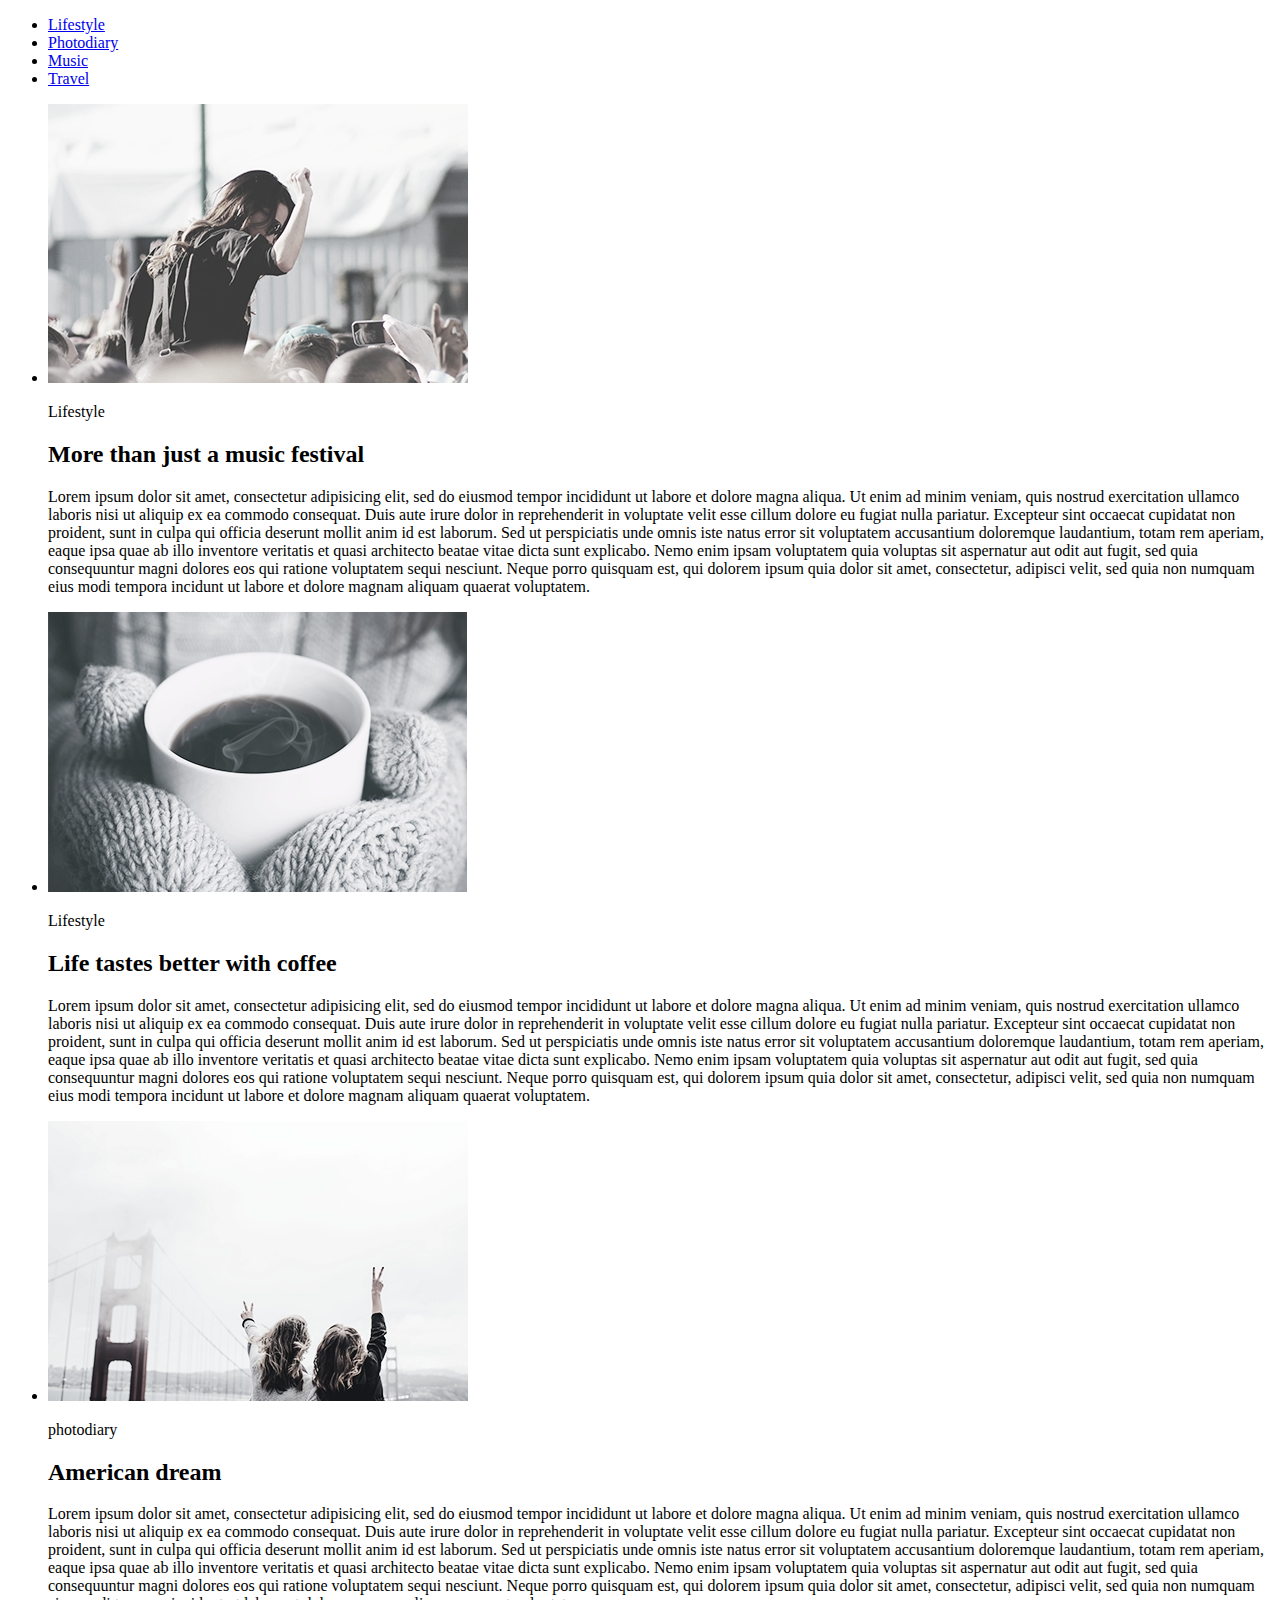
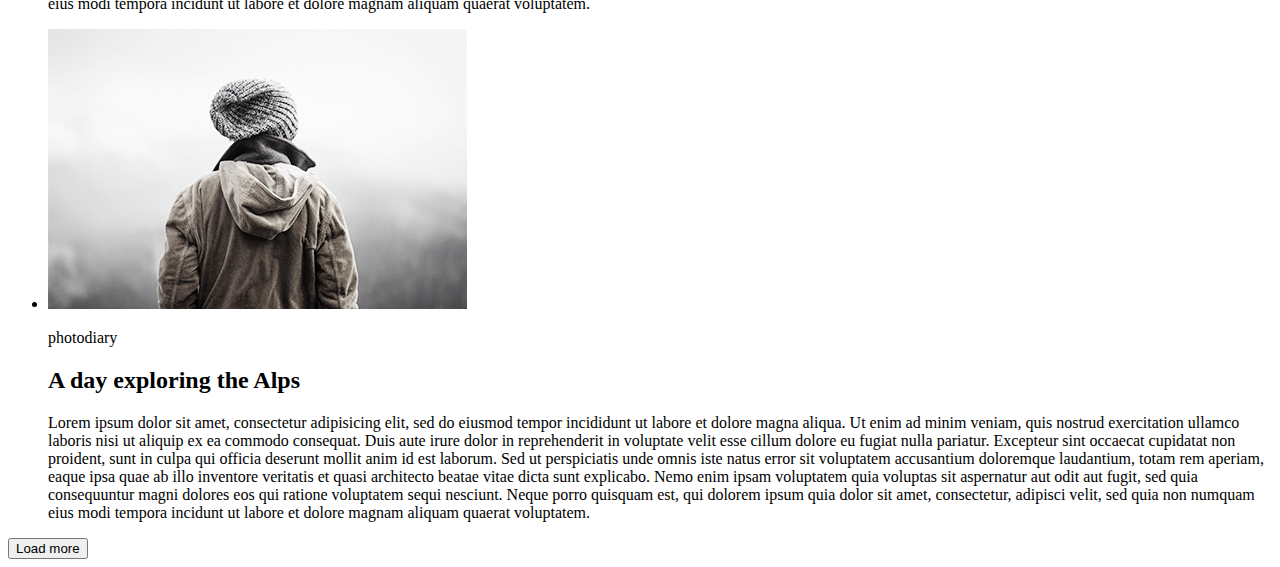
<file: HTML-CSS/Module_1-2/index.html>
<!DOCTYPE html>
<html lang="en">
<head>
    <meta charset="UTF-8">
    <meta name="viewport" content="width=device-width, initial-scale=1.0">
    <meta http-equiv="X-UA-Compatible" content="ie=edge">
    <title>Document</title>
</head>
<body>
    <header>
         <ul>
            <li><a href="#">Lifestyle</a></li>
            <li><a href="#">Photodiary</a></li>
            <li><a href="#">Music</a></li>
            <li><a href="#">Travel</a></li>
        </ul>
    </header>
    <section>
        <ul>
            <li>
                <img src="img/image_1.jpg" alt="Lifestyle">
                <p>Lifestyle</p>
                <h2>More than just a music festival</h2>
                <p>Lorem ipsum dolor sit amet, consectetur adipisicing elit, sed do eiusmod tempor incididunt ut labore et dolore magna aliqua. Ut enim ad minim veniam, quis nostrud exercitation ullamco laboris nisi ut aliquip ex ea commodo consequat. Duis aute irure dolor in reprehenderit in voluptate velit esse cillum dolore eu fugiat nulla pariatur. Excepteur sint occaecat cupidatat non proident, sunt in culpa qui officia deserunt mollit anim id est laborum. Sed ut perspiciatis unde omnis iste natus error sit voluptatem accusantium doloremque laudantium, totam rem aperiam, eaque ipsa quae ab illo inventore veritatis et quasi architecto beatae vitae dicta sunt explicabo. Nemo enim ipsam voluptatem quia voluptas sit aspernatur aut odit aut fugit, sed quia consequuntur magni dolores eos qui ratione voluptatem sequi nesciunt. Neque porro quisquam est, qui dolorem ipsum quia dolor sit amet, consectetur, adipisci velit, sed quia non numquam eius modi tempora incidunt ut labore et dolore magnam aliquam quaerat voluptatem.</p>
            </li>
            <li>
                <img src="img/image_2.jpg" alt="Lifestyle">
                <p>Lifestyle</p>
                <h2>Life tastes better with coffee</h2>
                <p>Lorem ipsum dolor sit amet, consectetur adipisicing elit, sed do eiusmod tempor incididunt ut labore et dolore magna aliqua. Ut enim ad minim veniam, quis nostrud exercitation ullamco laboris nisi ut aliquip ex ea commodo consequat. Duis aute irure dolor in reprehenderit in voluptate velit esse cillum dolore eu fugiat nulla pariatur. Excepteur sint occaecat cupidatat non proident, sunt in culpa qui officia deserunt mollit anim id est laborum. Sed ut perspiciatis unde omnis iste natus error sit voluptatem accusantium doloremque laudantium, totam rem aperiam, eaque ipsa quae ab illo inventore veritatis et quasi architecto beatae vitae dicta sunt explicabo. Nemo enim ipsam voluptatem quia voluptas sit aspernatur aut odit aut fugit, sed quia consequuntur magni dolores eos qui ratione voluptatem sequi nesciunt. Neque porro quisquam est, qui dolorem ipsum quia dolor sit amet, consectetur, adipisci velit, sed quia non numquam eius modi tempora incidunt ut labore et dolore magnam aliquam quaerat voluptatem.</p>
            </li>
            <li>
                <img src="img/image_3.jpg" alt="photodiary">
                <p>photodiary</p>
                <h2>American dream</h2>
                <p>Lorem ipsum dolor sit amet, consectetur adipisicing elit, sed do eiusmod tempor incididunt ut labore et dolore magna aliqua. Ut enim ad minim veniam, quis nostrud exercitation ullamco laboris nisi ut aliquip ex ea commodo consequat. Duis aute irure dolor in reprehenderit in voluptate velit esse cillum dolore eu fugiat nulla pariatur. Excepteur sint occaecat cupidatat non proident, sunt in culpa qui officia deserunt mollit anim id est laborum. Sed ut perspiciatis unde omnis iste natus error sit voluptatem accusantium doloremque laudantium, totam rem aperiam, eaque ipsa quae ab illo inventore veritatis et quasi architecto beatae vitae dicta sunt explicabo. Nemo enim ipsam voluptatem quia voluptas sit aspernatur aut odit aut fugit, sed quia consequuntur magni dolores eos qui ratione voluptatem sequi nesciunt. Neque porro quisquam est, qui dolorem ipsum quia dolor sit amet, consectetur, adipisci velit, sed quia non numquam eius modi tempora incidunt ut labore et dolore magnam aliquam quaerat voluptatem.</p>
            </li>
            <li>
                <img src="img/image_4.jpg" alt="photodiary">
                <p>photodiary</p>
                <h2>A day exploring the Alps</h2>
                <p>Lorem ipsum dolor sit amet, consectetur adipisicing elit, sed do eiusmod tempor incididunt ut labore et dolore magna aliqua. Ut enim ad minim veniam, quis nostrud exercitation ullamco laboris nisi ut aliquip ex ea commodo consequat. Duis aute irure dolor in reprehenderit in voluptate velit esse cillum dolore eu fugiat nulla pariatur. Excepteur sint occaecat cupidatat non proident, sunt in culpa qui officia deserunt mollit anim id est laborum. Sed ut perspiciatis unde omnis iste natus error sit voluptatem accusantium doloremque laudantium, totam rem aperiam, eaque ipsa quae ab illo inventore veritatis et quasi architecto beatae vitae dicta sunt explicabo. Nemo enim ipsam voluptatem quia voluptas sit aspernatur aut odit aut fugit, sed quia consequuntur magni dolores eos qui ratione voluptatem sequi nesciunt. Neque porro quisquam est, qui dolorem ipsum quia dolor sit amet, consectetur, adipisci velit, sed quia non numquam eius modi tempora incidunt ut labore et dolore magnam aliquam quaerat voluptatem.</p>
            </li>

        </ul>
        <button>Load more</button>
    </section>
    
</body>
</html>
</file>
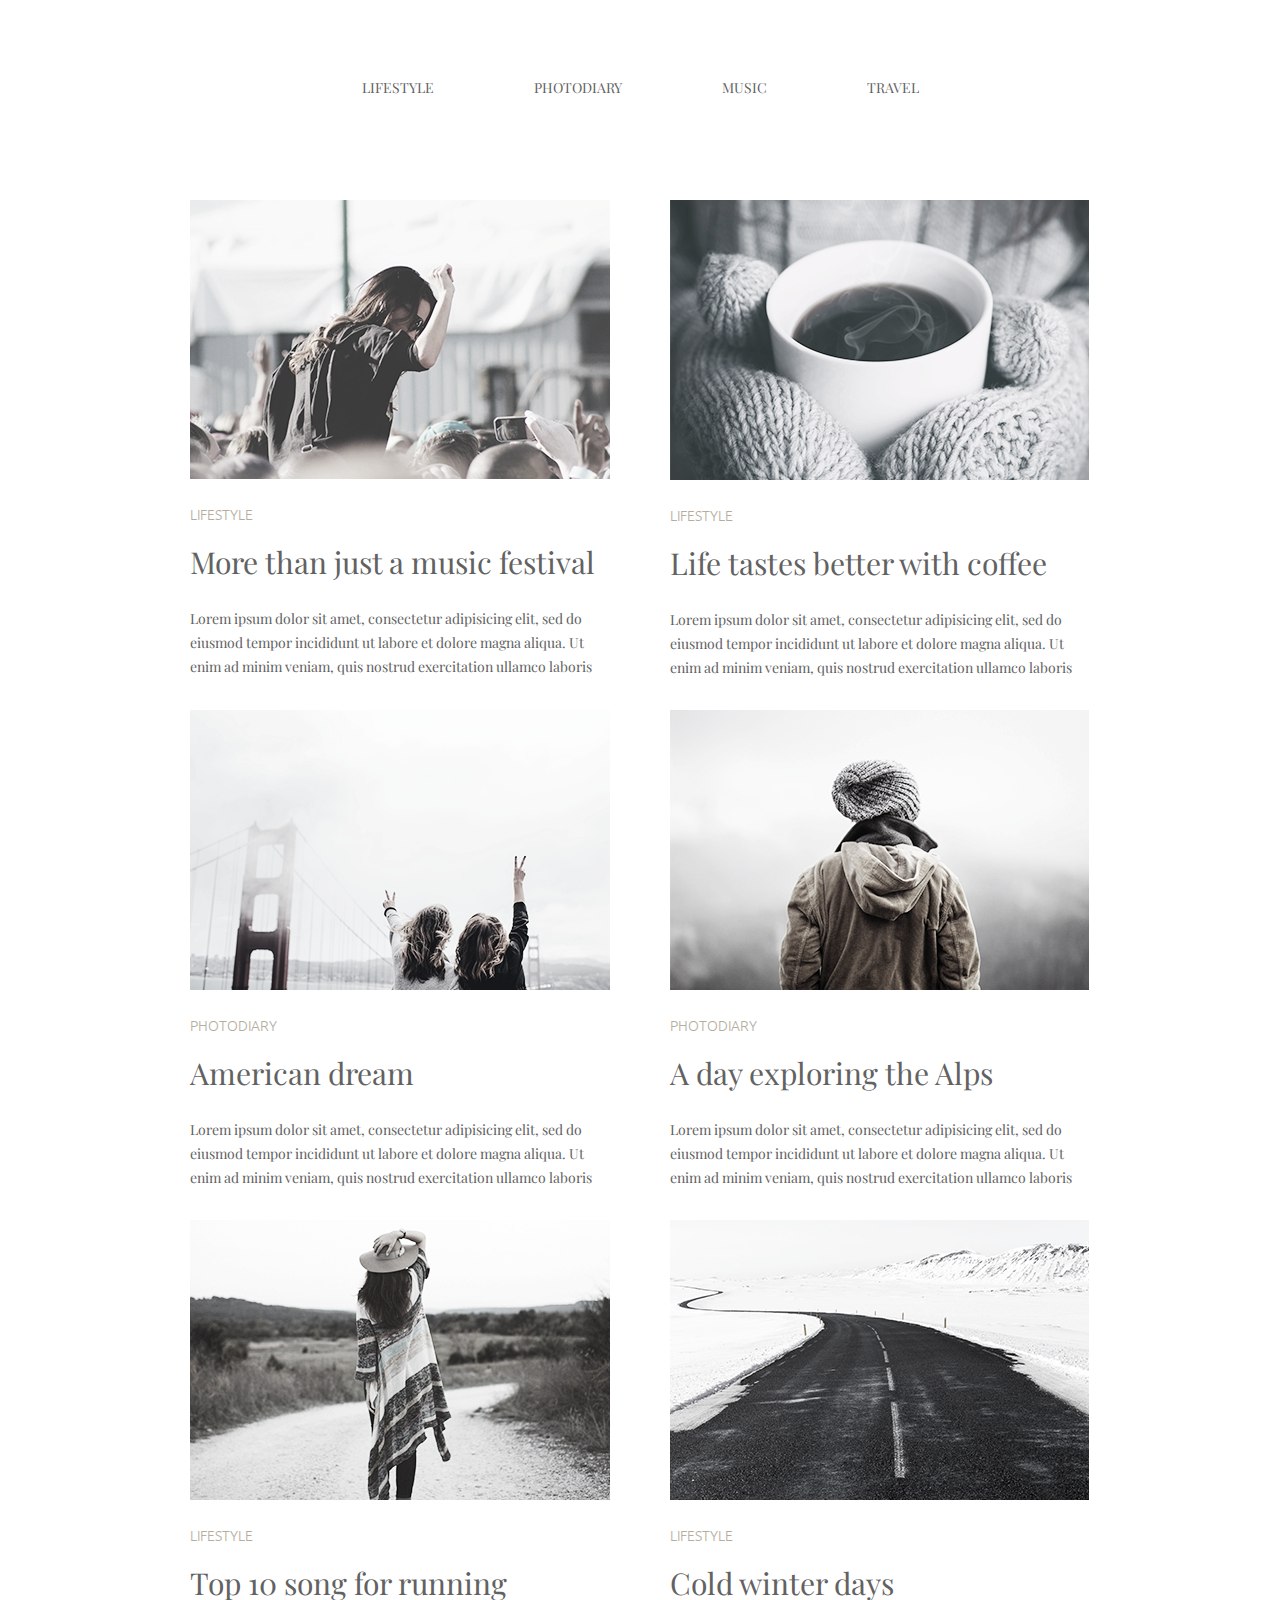
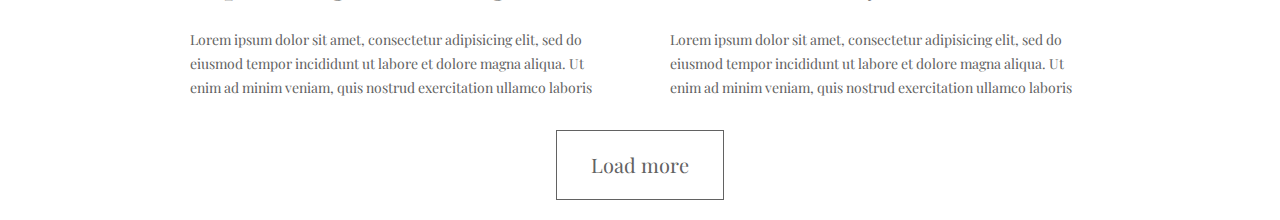
<file: HTML-CSS/Module_3/index.html>
<!DOCTYPE html>
<html lang="en">
<head>
    <meta charset="UTF-8">
    <meta name="viewport" content="width=device-width, initial-scale=1.0">
    <meta http-equiv="X-UA-Compatible" content="ie=edge">
    <link rel="stylesheet" href="css/styles.css">
    <link href="https://fonts.googleapis.com/css?family=Playfair+Display&display=swap" rel="stylesheet">
    <link href="https://fonts.googleapis.com/css?family=Ubuntu:300&display=swap" rel="stylesheet">
    <title>Document</title>
</head>
<body>
    <header class="container page-header">
        <ul class="card">
            <li class="card-item"><a href="#" class="card-link">lifestyle</a></li>
            <li class="card-item"><a href="#" class="card-link">photodiary</a></li>
            <li class="card-item"><a href="#" class="card-link">music</a></li>
            <li class="card-item"><a href="#" class="card-link">travel</a></li>
        </ul>
    </header>
    <section class="container">
        <ul class="gallery">
            <li class="gallery-item">
                <img src="img/image_1.jpg" alt="women" class="gallery-img"  width="420" height="279">
                <p class="gallery-description">Lifestyle</p>
                <h3 class="gallery-title">More than just a music festival </h3>
                <p class="gallery-text"> Lorem ipsum dolor sit amet, consectetur adipisicing elit, sed do eiusmod tempor incididunt ut labore et dolore magna aliqua. Ut enim ad minim veniam, quis nostrud exercitation ullamco laboris</p>
            </li>
            <li class="gallery-item">
                <img src="img/image_2.jpg" alt="coffee" class="gallery-img" width="419" height="280">
                <p class="gallery-description">lifestyle</p>
                <h3 class="gallery-title">Life tastes better with coffee</h3>
                <p class="gallery-text">Lorem ipsum dolor sit amet, consectetur adipisicing elit, sed do eiusmod tempor incididunt ut labore et dolore magna aliqua. Ut enim ad minim veniam, quis nostrud exercitation ullamco laboris</p>
            </li>
            <li class="gallery-item">
                <img src="img/image_3.jpg" alt="bridge" class="gallery-img" width="">
                <p class="gallery-description">photodiary</p>
                <h3 class="gallery-title">American dream</h3>
                <p class="gallery-text">Lorem ipsum dolor sit amet, consectetur adipisicing elit, sed do eiusmod tempor incididunt ut labore et dolore magna aliqua. Ut enim ad minim veniam, quis nostrud exercitation ullamco laboris</p>
            </li>
            <li class="gallery-item">
                <img src="img/image_4.jpg" alt="girl" class="gallery-img">
                <p class="gallery-description">photodiary</p>
                <h3 class="gallery-title">A day exploring the Alps</h3>
                <p class="gallery-text">Lorem ipsum dolor sit amet, consectetur adipisicing elit, sed do eiusmod tempor incididunt ut labore et dolore magna aliqua. Ut enim ad minim veniam, quis nostrud exercitation ullamco laboris</p>
            </li>
            <li class="gallery-item">
                <img src="img/image_5.jpg" alt="girl" class="gallery-img">
                <p class="gallery-description">lifestyle</p>
                <h3 class="gallery-title">Top 10 song for running</h3>
                <p class="gallery-text">Lorem ipsum dolor sit amet, consectetur adipisicing elit, sed do eiusmod tempor incididunt ut labore et dolore magna aliqua. Ut enim ad minim veniam, quis nostrud exercitation ullamco laboris</p>
            </li>
            <li class="gallery-item">
                <img src="img/image_6.jpg" alt="road" class="gallery-img">
                <p class="gallery-description">lifestyle</p>
                <h3 class="gallery-title">Cold winter days</h3>
                <p class="gallery-text">Lorem ipsum dolor sit amet, consectetur adipisicing elit, sed do eiusmod tempor incididunt ut labore et dolore magna aliqua. Ut enim ad minim veniam, quis nostrud exercitation ullamco laboris</p>
            </li>
        </ul>
    </section>
    <div class="btn">
        <button class="text">Load more</button>
    </div>
</body>
</html>
</file>
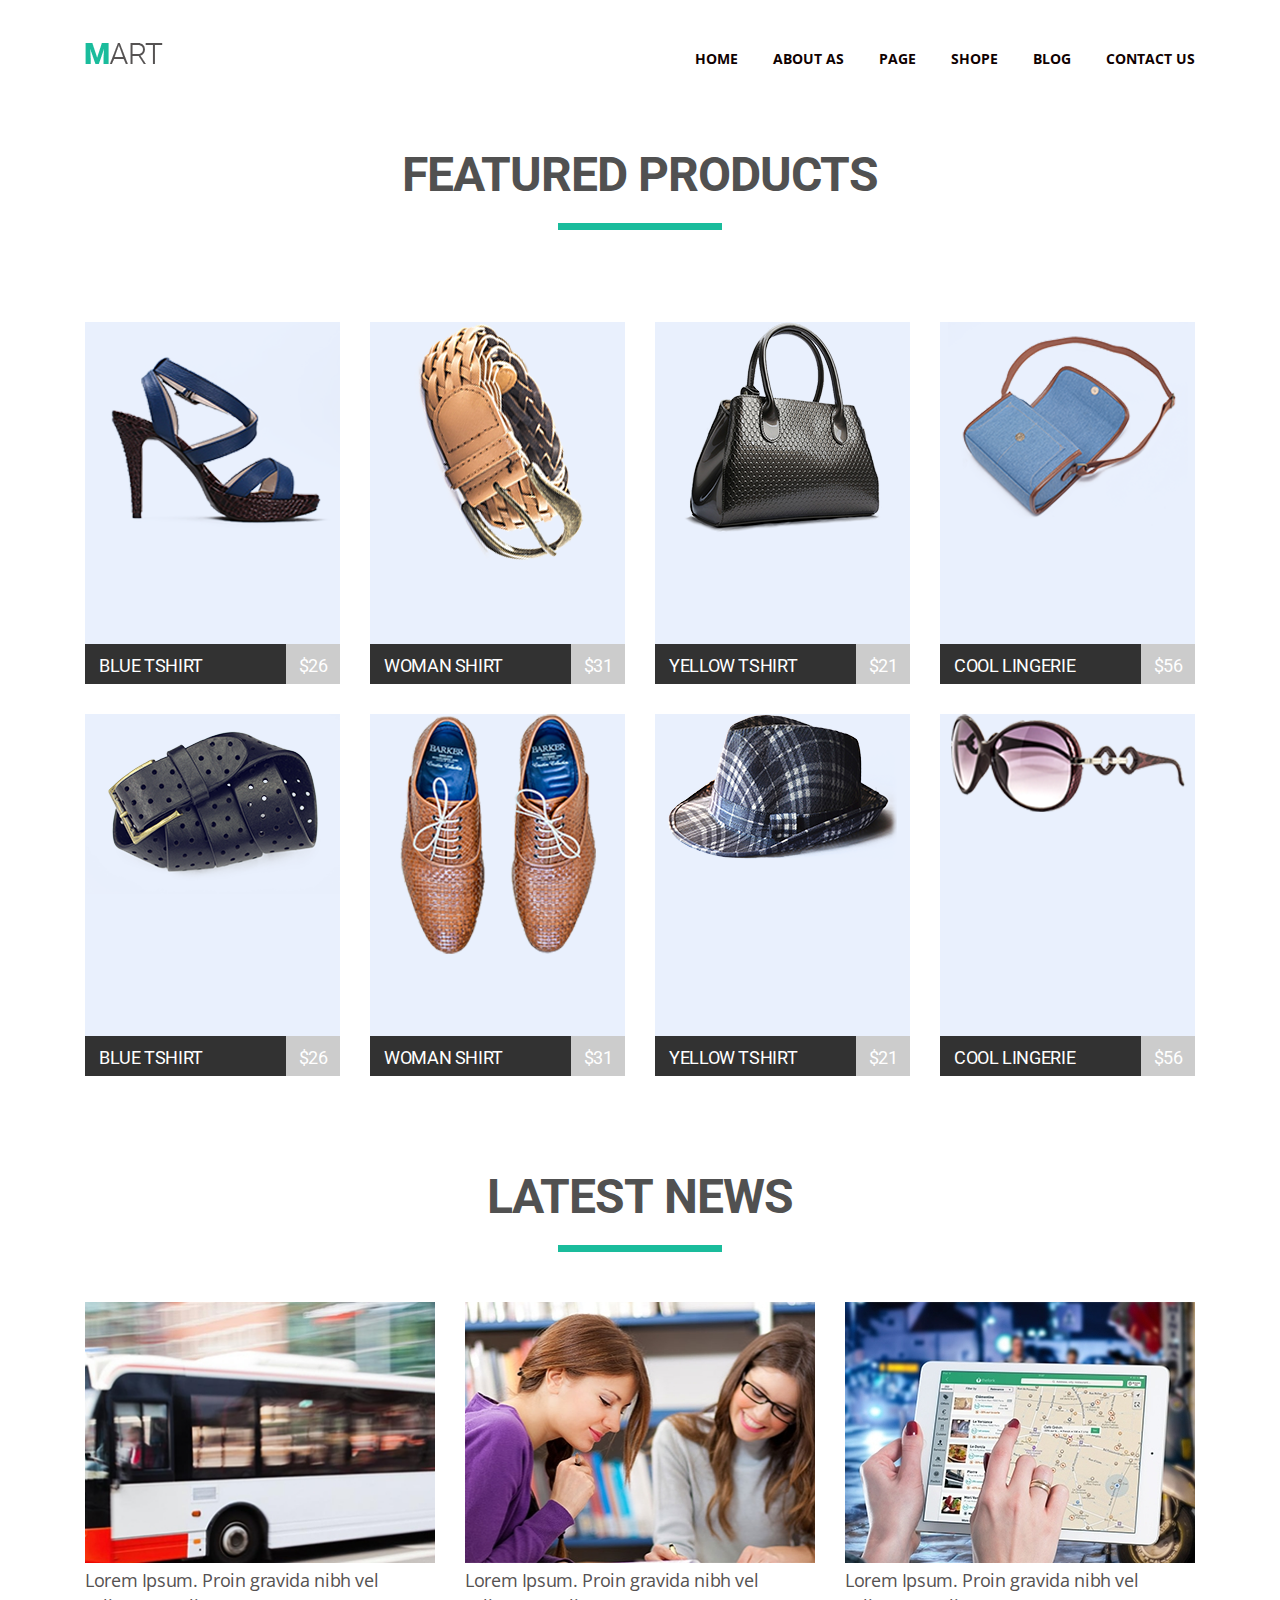
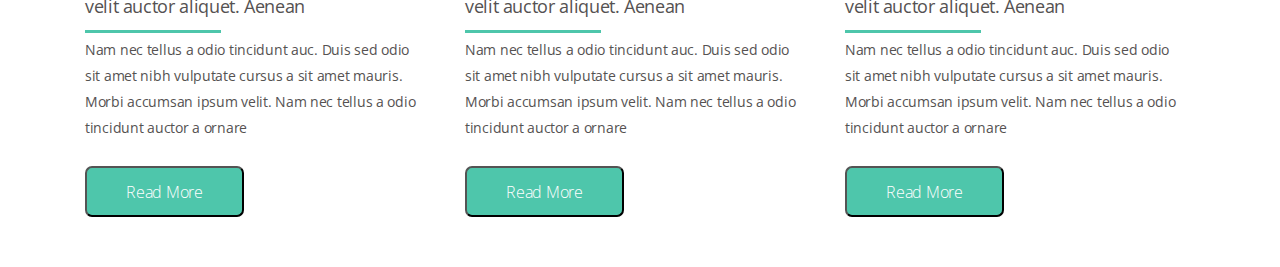
<file: HTML-CSS/Module_4/index.html>
<!DOCTYPE html>
<html lang="en">
  <head>
    <meta charset="UTF-8" />
    <meta name="viewport" content="width=device-width, initial-scale=1.0" />
    <meta http-equiv="X-UA-Compatible" content="ie=edge" />
    <title>Document</title>
    <link
      href="https://fonts.googleapis.com/css?family=Roboto:300,400,700s&display=swap"
      rel="stylesheet"
    />
    <link
      href="https://fonts.googleapis.com/css?family=Open+Sans:400,700&display=swap"
      rel="stylesheet"
    />
    <link rel="stylesheet" href="styles.css" />
  </head>

  <body>
    <header class="page-header container">
      <nav>
        <a href="#" class="site-logo">
          <img src="img/logo.png" alt="site-logo" width="78" height="21" />
        </a>
        <ul class="site-navigation clearfix">
          <li class="site-navigation__item"><a href="">Home</a></li>
          <li class="site-navigation__item"><a href="">About as</a></li>
          <li class="site-navigation__item"><a href="">Page</a></li>
          <li class="site-navigation__item"><a href="">Shope</a></li>
          <li class="site-navigation__item"><a href="">Blog</a></li>
          <li class="site-navigation__item"><a href="">Contact Us</a></li>
        </ul>
      </nav>
    </header>

    <main>
      <section class="container">
        <h2 class="products-title">FEATURED PRODUCTS</h2>
        <div class="products clearfix">
          <div class="products-card clearfix">
            <a class="iii" href="#">
              <div class="products-card-img">
                <img class="img" src="img/product1.png" alt="обувь" />
              </div>
              <div class="products-name">
                <p>Blue Tshirt</p>
              </div>
              <div class="products-price">
                <p>$26</p>
              </div>
            </a>
          </div>

          <div class="products-card clearfix">
            <a class="light" href="#">
              <div class="products-card-img">
                <img class="img" src="img/product2.png" alt="ремень" />
              </div>
              <div class="name-wrapper">
                <div class="products-name">
                  <p>Woman shirt</p>
                </div>
                <div class="products-price">
                  <p>$31</p>
                </div>
              </div>
            </a>
          </div>

          <div class="products-card clearfix">
            <a class="light" href="#">
              <div class="products-card-img">
                <img class="img" src="img/product3.png" alt="ремень" />
              </div>
              <div class="products-name">
                <p>yellow Tshirt</p>
              </div>
              <div class="products-price">
                <p>$21</p>
              </div>
            </a>
          </div>

          <div class="products-card clearfix">
            <a class="light" href="#">
              <div class="products-card-img">
                <img class="img" src="img/product4.png" alt="ремень" />
              </div>
              <div class="products-name">
                <p>cool lingerie</p>
              </div>
              <div class="products-price">
                <p>$56</p>
              </div>
            </a>
          </div>

          <div class="products-card clearfix">
            <a class="light" href="#">
              <div class="products-card-img">
                <img class="img" src="img/product5.png" alt="ремень" />
              </div>
              <div class="products-name">
                <p>blue tshirt</p>
              </div>
              <div class="products-price">
                <p>$26</p>
              </div>
            </a>
          </div>

          <div class="products-card clearfix">
            <a class="light" href="#">
              <div class="products-card-img">
                <img class="img" src="img/product6.png" alt="ремень" />
              </div>
              <div class="products-name">
                <p>woman shirt</p>
              </div>
              <div class="products-price">
                <p>$31</p>
              </div>
            </a>
          </div>

          <div class="products-card clearfix">
            <a class="light" href="#">
              <div class="products-card-img">
                <img class="img" src="img/product9.png" alt="ремень" />
              </div>
              <div class="products-name">
                <p>YELLOW Tshirt</p>
              </div>
              <div class="products-price">
                <p>$21</p>
              </div>
            </a>
          </div>

          <div class="products-card clearfix">
            <a class="light" href="#">
              <div class="products-card-img">
                <img class="img" src="img/product8.png" alt="ремень" />
              </div>
              <div class="products-name">
                <p>Cool lingerie</p>
              </div>
              <div class="products-price">
                <p>$56</p>
              </div>
            </a>
          </div>
        </div>
      </section>
      <section class="container news">
        <h2 class="news-title">latest news</h2>

        <div class="news-cards clearfix">
          <div class="card">
            <div class="news-card">
              <img src="img/ipad.jpg" alt="ipad" width="350" height="261" />
            </div>
            <div class="news-name-img">
              <h3 class="news-name">
                Lorem Ipsum. Proin gravida nibh vel velit auctor aliquet. Aenean
              </h3>
            </div>
            <div class="news-spich">
              Nam nec tellus a odio tincidunt auc. Duis sed odio sit amet nibh
              vulputate cursus a sit amet mauris. Morbi accumsan ipsum velit.
              Nam nec tellus a odio tincidunt auctor a ornare
            </div>
            <div>
              <button class="btn">Read More</button>
            </div>
          </div>

          <div class="card">
            <div class="news-card">
              <img src="img/girls.jpg" alt="ipad" width="350" height="261" />
            </div>
            <div class="news-name-img">
              <h3 class="news-name">
                Lorem Ipsum. Proin gravida nibh vel velit auctor aliquet. Aenean
              </h3>
            </div>
            <div class="news-spich">
              Nam nec tellus a odio tincidunt auc. Duis sed odio sit amet nibh
              vulputate cursus a sit amet mauris. Morbi accumsan ipsum velit.
              Nam nec tellus a odio tincidunt auctor a ornare
            </div>
            <div>
              <button class="btn">Read More</button>
            </div>
          </div>

          <div class="card">
            <div class="news-card">
              <img src="img/bus.jpg" alt="ipad" width="350" height="261" />
            </div>
            <div class="news-name-img">
              <h3 class="news-name">
                Lorem Ipsum. Proin gravida nibh vel velit auctor aliquet. Aenean
              </h3>
            </div>
            <div class="news-spich">
              Nam nec tellus a odio tincidunt auc. Duis sed odio sit amet nibh
              vulputate cursus a sit amet mauris. Morbi accumsan ipsum velit.
              Nam nec tellus a odio tincidunt auctor a ornare
            </div>
            <div>
              <button class="btn">Read More</button>
            </div>
          </div>
        </div>
      </section>
    </main>
  </body>
</html>
</file>
<file: HTML-CSS/Module_3/css/styles.css>
*{
    margin: 0;
    padding: 0;
    box-sizing:border-box;
}
.container {
    width: 900px;
    margin: 0 auto;
    font-size: 0;
}

/* HEADER  */

.page-header {
    padding-top: 76px;
    margin-bottom: 100px;
}
.card {
    list-style: none;
    text-align: center;
}

.card-item {
    display: inline-block;
 
}

.card-item:not(:last-child) {
    margin-right: 100px;
}

.card-link {
    text-decoration: none;
    color: #626262;
    font-family: "Playfair Display";
    font-size: 14px;
    font-weight: 400;
    line-height: 24px;
    text-transform: uppercase;
   
}

.card-link:hover {
    color: rgb(85, 240, 240);
    }

    /* gallery  */
.gallery {
margin-bottom: 30px;
}

.gallery-item {
    vertical-align: top;
    display: inline-block;
    width: 420px; 
        
}
.gallery-item:not(:nth-child(even)){
    margin-right: 60px;
    }

.gallery-item:not(:nth-last-child(-n+2)) {
  margin-bottom: 30px;
}




.gallery-description {
    color: #b4ad9e;
    padding-top: 25px;
    margin-bottom: 18px;
}

.gallery-description {
color: #b4ad9e;
font-family: Ubuntu;
font-size: 14px;
font-weight: 300;
text-transform: uppercase;
}

.gallery-title {
color: #626262;
font-family: "Playfair Display";
font-size: 30px;
font-weight: 400;
margin-bottom: 25px;
}

.gallery-text{
   color: #626262;
font-family: "Playfair Display";
font-size: 14px;
font-weight: 400;
line-height: 24px;
}

/* button  */

button {
    padding: 22px 34px;
    border: 1px solid #626262;
    background: white;
    cursor: pointer;

}

.btn {
    text-align: center;
    margin-bottom: 20px;
}

.text {
    color: #626262;
    font-family: "Playfair Display";
    font-size: 20px;
    font-weight: 400;
    line-height: 24px;
}
</file>
<file: HTML-CSS/Module_4/styles.css>
/* head start  */
* {
  margin: 0;
  padding: 0;
}
.clearfix::after {
  content: "";
  display: table;
  clear: both;
}
.container {
  width: 1110px;
  margin: 0 auto;
}

.page-header {
  font-family: "Open Sans", sans-serif;
  margin-top: 43px;
}
.site-navigation {
  margin: 0;
  padding: 0;
  list-style: none;
  float: right;
  padding-top: 4px;
}

.site-navigation li {
  float: left;
}
.site-navigation__item:not(:last-child) {
  margin-right: 35px;
}

.site-navigation__item:hover a {
  color: #1abc9c;
}

.page-header a {
  color: #0f0101;
  font-size: 14px;
  font-weight: 700;
  line-height: 11px;
  text-transform: uppercase;
  text-decoration: none;
}
/* head end  */
/* main start  */

.products-title {
  color: #515151;
  font-family: "Roboto";
  font-size: 48px;
  font-weight: 700;
  line-height: 32px;
  text-transform: uppercase;
  letter-spacing: -0.96px;
  text-align: center;
  padding-top: 90px;
  margin: 0;
}

.products-title::after {
  content: "";
  display: block;
  width: 164px;
  height: 7px;
  background-color: #1abc9c;
  margin: 32px auto 0;
}
.products {
  padding-top: 92px;
}

.products-card {
  width: 255px;
  float: left;
}

.products-card:not(:nth-child(4n + 4)) {
  margin-right: 30px;
}

.products-card:not(:nth-last-child(-n + 4)) {
  margin-bottom: 30px;
}

.products-card:hover .products-price {
  background: #1abc9c;
}

.products-card-img {
  width: 255px;
  height: 322px;
  background-color: #e9f0fd;
  text-align: center;
  background-position: center;
  vertical-align: middle;
}


.products-name {
  width: 201px;
  height: 40px;
  background-color: #323232;
  float: left;
}

.products-card:hover .products-name {
  background: #1abc9c;
}

.products-name p {
  color: #ffffff;
  font-family: "Roboto";
  font-size: 18px;
  font-weight: 400;
  line-height: 32px;
  text-transform: uppercase;
  letter-spacing: -0.36px;
  padding: 6px 0 0 14px;
}
.products-price {
  width: 54px;
  height: 40px;
  background-color: #8c8c8c;
  opacity: 0.44;
  float: right;
}

.products-price p {
  color: #ffffff;
  font-family: "Roboto";
  font-size: 18px;
  font-weight: 400;
  line-height: 32px;
  text-transform: uppercase;
  letter-spacing: -0.36px;
  text-align: center;
  padding: 6px;
}

.news-card {
  margin-top: 50px;
}

.news-title {
  color: #515151;
  font-family: "Roboto";
  font-size: 48px;
  font-weight: 700;
  line-height: 32px;
  text-transform: uppercase;
  letter-spacing: -0.96px;
  text-align: center;
  padding-top: 105px;
  margin: 0;
}
.news-title::after {
  content: "";
  display: block;
  width: 164px;
  height: 7px;
  background-color: #1abc9c;
  margin: 32px auto 0;
}
.news-name-img {
  width: 301px;
  height: 40px;
  margin-bottom: 30px;
}

.news-name {
  color: #555252;
  font-family: "Open Sans";
  font-size: 18px;
  font-weight: 400;
  line-height: 26px;
  letter-spacing: -0.36px;
}

.news-name::after {
  content: "";
  display: block;
  width: 136px;
  height: 3px;
  background-color: #4ec6ab;
  margin-top: 11px;
}
.news-spich {
  width: 335px;
  color: #555252;
  font-family: "Open Sans";
  font-size: 14px;
  font-weight: 400;
  line-height: 26px;
  letter-spacing: -0.28px;
}
.btn {
  width: 159px;
  height: 51px;
  background-color: #4ec6ab;
  color: #ffffff;
  font-family: "Open Sans";
  font-size: 16px;
  font-weight: 300;
  line-height: 26px;
  letter-spacing: -0.32px;
  cursor: pointer;
  margin-top: 25px;
  border-radius: 7px;
}

.card {
  float: right;
  
}

.card:not(:nth-last-child(-n + 1)) {
  margin-left: 30px;
}

.news {
  padding-bottom: 50px;
}
</file>
